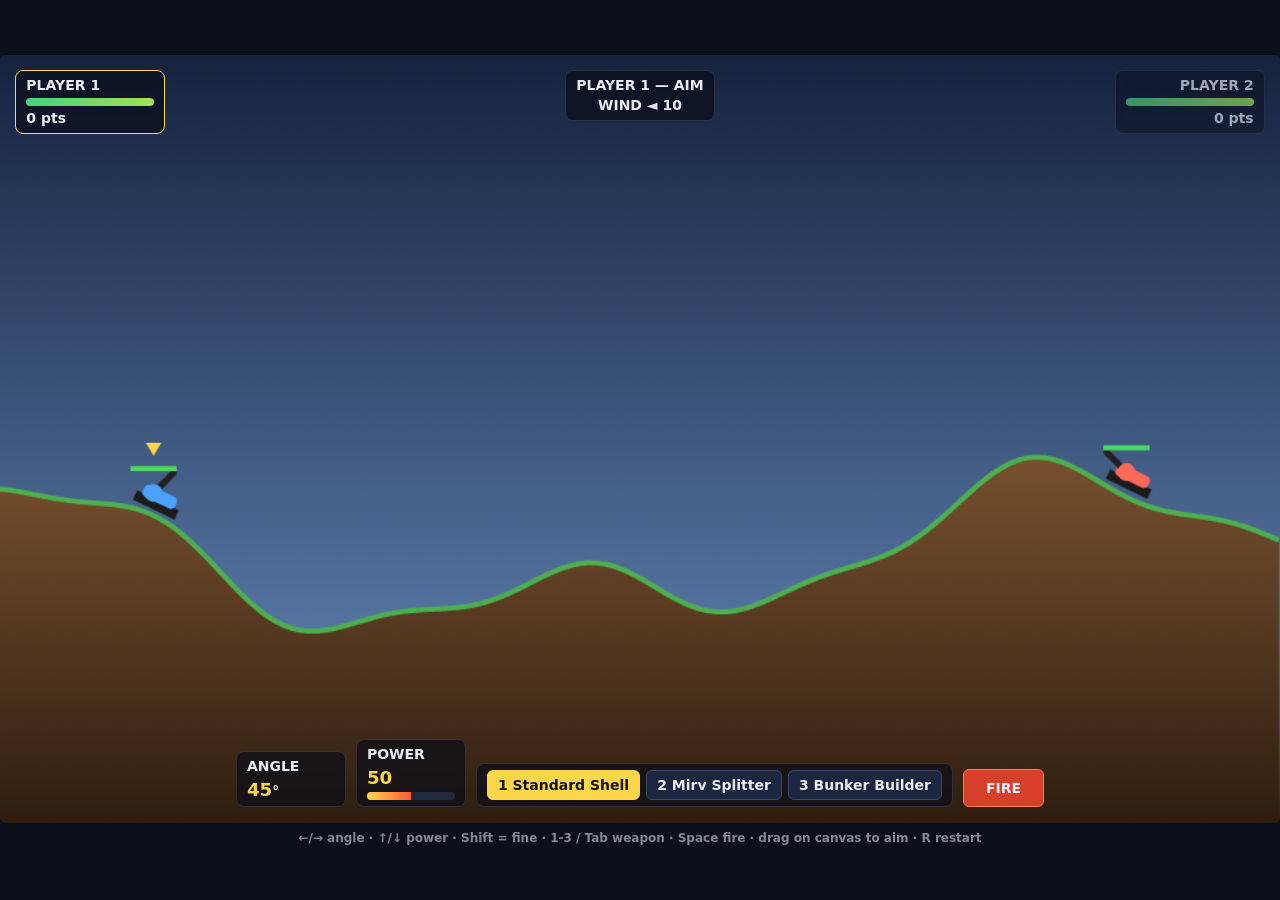
<file: pocket tanks/index.html>
<!DOCTYPE html>
<html lang="en">
<head>
  <meta charset="utf-8">
  <meta name="viewport" content="width=device-width, initial-scale=1">
  <title>Pocket Tanks</title>
  <link rel="stylesheet" href="css/style.css">
</head>
<body>
  <div id="stage">
    <canvas id="game" width="1000" height="600"></canvas>
    <div id="hud">
      <div class="top">
        <div class="panel" id="p1"><b>PLAYER 1</b><div class="hp"><i></i></div><span class="score">0 pts</span></div>
        <div class="center"><div id="turn"></div><div id="wind"></div></div>
        <div class="panel right" id="p2"><b>PLAYER 2</b><div class="hp"><i></i></div><span class="score">0 pts</span></div>
      </div>
      <div class="bottom">
        <div class="stat"><span>ANGLE</span><div><b id="angle">45</b>&deg;</div></div>
        <div class="stat"><span>POWER</span><div><b id="power">50</b></div><div class="bar"><i id="powerBar"></i></div></div>
        <div class="weapons" id="weapons"></div>
        <button id="fire">FIRE</button>
      </div>
      <div id="banner" hidden></div>
    </div>
  </div>
  <p class="help">&larr;/&rarr; angle &middot; &uarr;/&darr; power &middot; Shift = fine &middot; 1-3 / Tab weapon &middot; Space fire &middot; drag on canvas to aim &middot; R restart</p>
  <script type="module" src="js/main.js"></script>
</body>
</html>
</file>
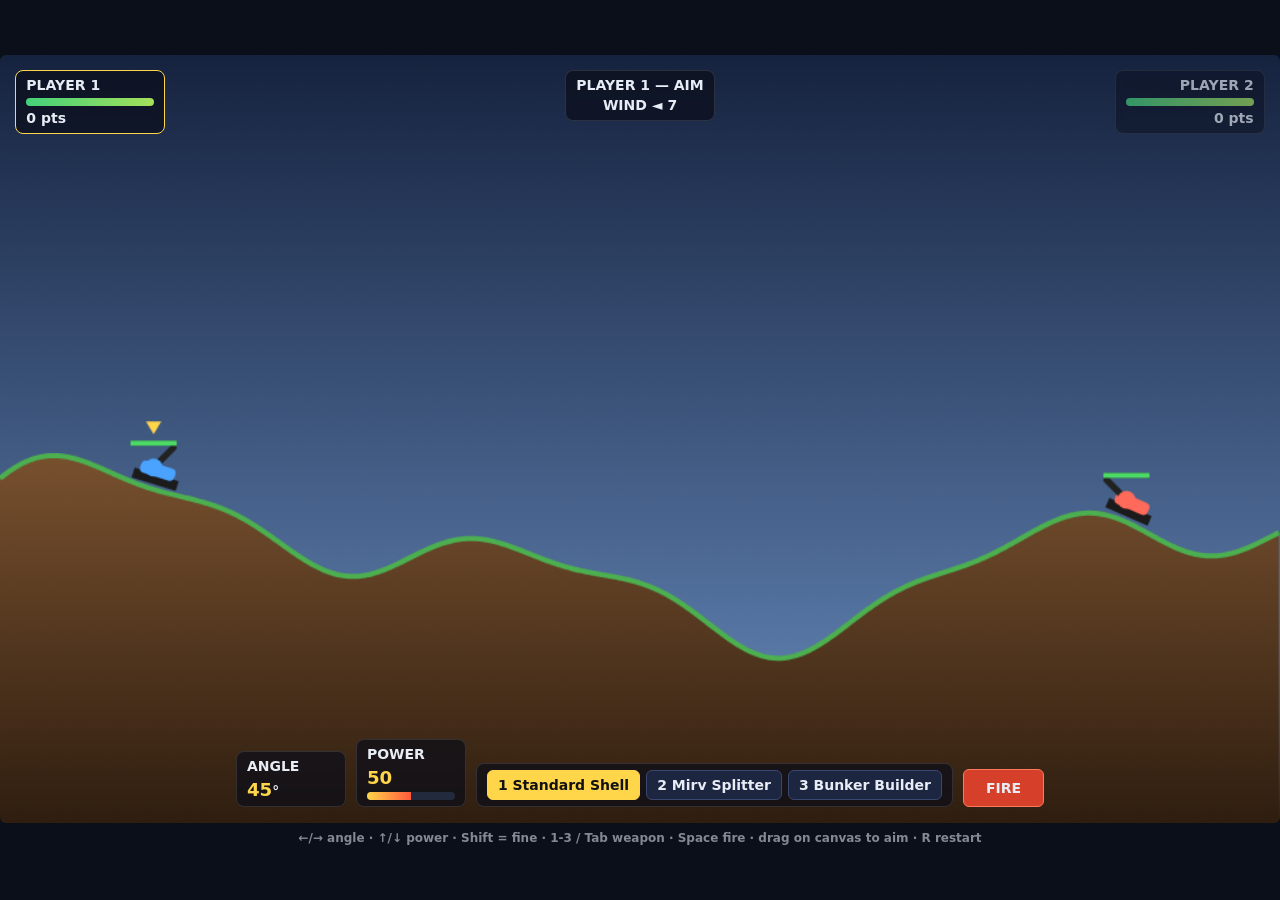
<file: pocket tanks/play.html>
<!DOCTYPE html>
<html lang="en">
<head>
  <meta charset="utf-8">
  <meta name="viewport" content="width=device-width, initial-scale=1">
  <title>Pocket Tanks</title>
  <style>
*,*::before,*::after{box-sizing:border-box;margin:0;padding:0}
html,body{height:100%;background:#0b0f19;color:#e8ecf5;font:600 14px/1.2 system-ui,sans-serif}
body{display:flex;flex-direction:column;align-items:center;justify-content:center;gap:8px}
#stage{position:relative;width:min(100vw,calc((100vh - 30px) * 5 / 3));aspect-ratio:5/3}
canvas{width:100%;height:100%;display:block;touch-action:none;border-radius:6px}
#hud{position:absolute;inset:0;pointer-events:none;display:flex;flex-direction:column;justify-content:space-between;padding:1.2%}
.top,.bottom{display:flex;align-items:flex-start;justify-content:space-between;gap:10px}
.bottom{align-items:flex-end;justify-content:center;flex-wrap:wrap}
.panel,.stat,.weapons,.center{background:rgba(10,14,25,.7);backdrop-filter:blur(4px);border:1px solid rgba(255,255,255,.12);border-radius:8px;padding:6px 10px}
.panel{min-width:150px;display:grid;gap:4px;opacity:.65}
.panel.active{opacity:1;border-color:#ffd54a}
.panel.right{text-align:right}
.hp,.bar{height:8px;background:#222a3d;border-radius:4px;overflow:hidden}
.hp i,.bar i{display:block;height:100%;background:linear-gradient(90deg,#43d17a,#a4e05a);width:100%}
.bar i{background:linear-gradient(90deg,#ffd54a,#ff5a3c)}
.stat{min-width:110px;display:grid;gap:4px}
.stat b{font-size:1.3em;color:#ffd54a}
.center{text-align:center;display:grid;gap:3px}
.weapons{display:flex;gap:6px;pointer-events:auto}
button{pointer-events:auto;font:inherit;color:inherit;background:#1d2640;border:1px solid #3a4770;border-radius:6px;padding:6px 10px;cursor:pointer}
button.on{background:#ffd54a;color:#111;border-color:#ffd54a}
#fire{background:#d6402b;border-color:#ff7a5c;padding:10px 22px;font-weight:800}
#banner{position:absolute;inset:0;margin:auto;width:fit-content;height:fit-content;padding:20px 32px;font-size:1.6em;text-align:center;background:rgba(0,0,0,.8);border:2px solid #ffd54a;border-radius:12px;pointer-events:auto;cursor:pointer}
#banner[hidden]{display:none}
.help{font-size:12px;opacity:.55;text-align:center;padding:0 8px}

</style>
</head>
<body>
  <div id="stage">
    <canvas id="game" width="1000" height="600"></canvas>
    <div id="hud">
      <div class="top">
        <div class="panel" id="p1"><b>PLAYER 1</b><div class="hp"><i></i></div><span class="score">0 pts</span></div>
        <div class="center"><div id="turn"></div><div id="wind"></div></div>
        <div class="panel right" id="p2"><b>PLAYER 2</b><div class="hp"><i></i></div><span class="score">0 pts</span></div>
      </div>
      <div class="bottom">
        <div class="stat"><span>ANGLE</span><div><b id="angle">45</b>&deg;</div></div>
        <div class="stat"><span>POWER</span><div><b id="power">50</b></div><div class="bar"><i id="powerBar"></i></div></div>
        <div class="weapons" id="weapons"></div>
        <button id="fire">FIRE</button>
      </div>
      <div id="banner" hidden></div>
    </div>
  </div>
  <p class="help">&larr;/&rarr; angle &middot; &uarr;/&darr; power &middot; Shift = fine &middot; 1-3 / Tab weapon &middot; Space fire &middot; drag on canvas to aim &middot; R restart</p>
  <script>
(() => {
"use strict";
// ---- environment/Terrain ----
/** Destructible terrain stored as a 1D heightmap (value = surface Y, larger = lower). */
class Terrain {
  constructor(width, height) {
    this.width = width;
    this.height = height;
    this.heights = new Float32Array(width);
    this.layer = document.createElement('canvas');
    this.layer.width = width;
    this.layer.height = height;
    this.lctx = this.layer.getContext('2d');
    this.dirty = true;
  }

  generate() {
    const ph = [0, 1, 2].map(() => Math.random() * Math.PI * 2);
    for (let x = 0; x < this.width; x++) {
      const t = (x / this.width) * Math.PI * 2;
      this.heights[x] = this.height * 0.65 + Math.sin(t + ph[0]) * 45 + Math.sin(t * 2.7 + ph[1]) * 28 + Math.sin(t * 6 + ph[2]) * 9;
    }
    this.dirty = true;
  }

  heightAt(x) {
    return this.heights[Math.max(0, Math.min(this.width - 1, Math.floor(x)))];
  }

  isSolid(x, y) {
    return y >= this.heightAt(x);
  }

  /** Remove a circular crater; columns whose surface is above the blast collapse by the removed chord. */
  carveExplosion(cx, cy, r) {
    const x0 = Math.max(0, Math.floor(cx - r)), x1 = Math.min(this.width - 1, Math.ceil(cx + r));
    for (let x = x0; x <= x1; x++) {
      const h = Math.sqrt(Math.max(0, r * r - (x - cx) ** 2));
      if (h === 0) continue;
      const top = cy - h, bottom = cy + h, s = this.heights[x];
      if (s >= bottom) continue;                       // blast is in open air above ground
      this.heights[x] = Math.min(this.height, s >= top ? bottom : s + 2 * h);
    }
    this.dirty = true;
  }

  /** Add a circular mound of dirt (Bunker Builder). */
  addMound(cx, cy, r) {
    const x0 = Math.max(0, Math.floor(cx - r)), x1 = Math.min(this.width - 1, Math.ceil(cx + r));
    for (let x = x0; x <= x1; x++) {
      const h = Math.sqrt(Math.max(0, r * r - (x - cx) ** 2));
      if (h === 0) continue;
      this.heights[x] = Math.max(0, Math.min(this.heights[x], cy - h));
    }
    this.dirty = true;
  }

  draw(ctx) {
    if (this.dirty) {
      const c = this.lctx;
      c.clearRect(0, 0, this.width, this.height);
      const g = c.createLinearGradient(0, this.height * 0.4, 0, this.height);
      g.addColorStop(0, '#8a5d36');
      g.addColorStop(1, '#2f1e10');
      c.fillStyle = g;
      c.beginPath();
      c.moveTo(0, this.height);
      for (let x = 0; x < this.width; x++) c.lineTo(x, this.heights[x]);
      c.lineTo(this.width, this.height);
      c.fill();
      c.strokeStyle = '#4caf50';
      c.lineWidth = 4;
      c.beginPath();
      for (let x = 0; x < this.width; x++) x ? c.lineTo(x, this.heights[x]) : c.moveTo(x, this.heights[x]);
      c.stroke();
      this.dirty = false;
    }
    ctx.drawImage(this.layer, 0, 0);
  }
}

// ---- engine/Physics ----
/** Explicit vector physics: gravity, wind force, swept terrain/tank collision. */
class Physics {
  constructor({ gravity = 0.15, windScale = 0.0025, maxStep = 2 } = {}) {
    this.gravity = gravity;
    this.windScale = windScale;
    this.maxStep = maxStep;
  }

  /** Advance one frame. Returns null, or {type:'terrain'|'tank'|'out', tank?}. */
  step(p, wind, terrain, tanks) {
    p.vx += wind * this.windScale * p.windFactor;
    p.vy += this.gravity;
    const n = Math.max(1, Math.ceil(Math.hypot(p.vx, p.vy) / this.maxStep)); // sub-steps stop tunnelling
    const sx = p.vx / n, sy = p.vy / n;
    for (let i = 0; i < n; i++) {
      p.x += sx;
      p.y += sy;
      if (p.x < 0 || p.x >= terrain.width || p.y >= terrain.height) return { type: 'out' };
      if (terrain.isSolid(p.x, p.y)) return { type: 'terrain' };
      for (const t of tanks) {
        if (t.alive && (t !== p.owner || p.age > 20) && t.contains(p.x, p.y)) return { type: 'tank', tank: t };
      }
    }
    return null;
  }

  /** Linear-falloff blast damage. Returns [{tank, damage}]. */
  static radialDamage(tanks, x, y, radius, maxDamage) {
    const out = [];
    for (const t of tanks) {
      if (!t.alive) continue;
      const reach = radius + 14;
      const d = Math.hypot(t.x - x, t.y - 10 - y);
      if (d < reach) out.push({ tank: t, damage: Math.round(maxDamage * (1 - d / reach)) });
    }
    return out;
  }
}

// ---- engine/InputHandler ----
/** Captures keyboard + pointer input. Held keys are polled; discrete presses are dispatched. */
class InputHandler {
  constructor(canvas) {
    this.canvas = canvas;
    this.down = new Set();
    this.handlers = new Map();
    this.pointer = { down: false, x: 0, y: 0 };
    const block = new Set(['ArrowLeft', 'ArrowRight', 'ArrowUp', 'ArrowDown', 'Space', 'Tab']);

    addEventListener('keydown', (e) => {
      if (block.has(e.code)) e.preventDefault();
      if (e.repeat) return;
      this.down.add(e.code);
      (this.handlers.get(e.code) || []).forEach((fn) => fn(e));
    });
    addEventListener('keyup', (e) => this.down.delete(e.code));
    addEventListener('blur', () => this.down.clear());

    canvas.addEventListener('pointerdown', (e) => { this.pointer.down = true; this.#move(e); canvas.setPointerCapture(e.pointerId); });
    canvas.addEventListener('pointermove', (e) => this.pointer.down && this.#move(e));
    canvas.addEventListener('pointerup', () => (this.pointer.down = false));
    canvas.addEventListener('pointercancel', () => (this.pointer.down = false));
  }

  #move(e) { // client coords -> logical canvas coords
    const r = this.canvas.getBoundingClientRect();
    this.pointer.x = ((e.clientX - r.left) / r.width) * this.canvas.width;
    this.pointer.y = ((e.clientY - r.top) / r.height) * this.canvas.height;
  }

  isDown(code) { return this.down.has(code); }

  onPress(codes, fn) {
    for (const c of [].concat(codes)) {
      if (!this.handlers.has(c)) this.handlers.set(c, []);
      this.handlers.get(c).push(fn);
    }
  }
}

// ---- engine/GameContext ----
const STATE = Object.freeze({ AIMING: 'AIMING', FLYING: 'FLYING', SETTLING: 'SETTLING', GAME_OVER: 'GAME_OVER' });

/** Global game state: turn order, scores, wind, state machine. */
class GameContext {
  constructor() {
    this.tanks = [];
    this.projectiles = [];
    this.reset();
  }

  reset() {
    this.state = STATE.AIMING;
    this.current = 0;
    this.scores = [0, 0];
    this.wind = Math.random() * 20 - 10;
    this.winner = null;
    this.projectiles.length = 0;
  }

  get activeTank() { return this.tanks[this.current]; }

  addScore(index, points) { this.scores[index] += points; }

  nextTurn() {
    this.current = 1 - this.current;
    this.wind = Math.max(-10, Math.min(10, this.wind + (Math.random() * 6 - 3)));
    this.state = STATE.AIMING;
  }

  endMatch() {
    const alive = this.tanks.filter((t) => t.alive);
    this.winner = alive.length === 1 ? alive[0] : null; // null = draw
    this.state = STATE.GAME_OVER;
  }
}

// ---- entities/Tank ----
class Tank {
  constructor({ index, x, color, angle }) {
    this.index = index;
    this.x = x;
    this.y = 0;
    this.color = color;
    this.angle = angle;      // 0 = right, 90 = up, 180 = left
    this.power = 50;
    this.weaponKey = 'standard';
    this.hp = 100;
    this.alive = true;
    this.vy = 0;
    this.grounded = false;
    this.tilt = 0;
  }

  groundY(t) { return Math.min(t.heightAt(this.x - 12), t.heightAt(this.x), t.heightAt(this.x + 12)); }

  snapTo(t) { this.y = this.groundY(t); this.vy = 0; this.grounded = true; }

  /** Gravity-driven settle: tanks fall smoothly when terrain is carved away beneath them. */
  update(t) {
    const g = this.groundY(t);
    this.tilt = Math.atan2(t.heightAt(this.x + 14) - t.heightAt(this.x - 14), 28);
    if (this.y < g - 0.01) {
      this.vy = Math.min(this.vy + 0.25, 7);
      this.y = Math.min(g, this.y + this.vy);
      this.grounded = this.y >= g - 0.01;
    } else {
      this.y = g; // also lifts the tank if terrain was added around it
      this.vy = 0;
      this.grounded = true;
    }
  }

  adjust(dAngle, dPower) {
    this.angle = Math.max(0, Math.min(180, this.angle + dAngle));
    this.power = Math.max(5, Math.min(100, this.power + dPower));
  }

  muzzle() {
    const a = (this.angle * Math.PI) / 180;
    return { x: this.x + Math.cos(a) * 22, y: this.y - 14 - Math.sin(a) * 22 };
  }

  contains(px, py) { return Math.abs(px - this.x) <= 18 && py >= this.y - 22 && py <= this.y + 2; }

  takeDamage(d) {
    this.hp = Math.max(0, this.hp - d);
    if (this.hp === 0) this.alive = false;
  }

  draw(ctx, active, time) {
    if (!this.alive) return;
    ctx.save();
    ctx.translate(this.x, this.y);
    ctx.rotate(this.tilt);
    ctx.fillStyle = '#1b1b1b';
    ctx.fillRect(-18, -8, 36, 8);                       // tracks
    ctx.fillStyle = this.color;
    ctx.beginPath();
    ctx.roundRect(-14, -16, 28, 10, 4);                 // hull
    ctx.fill();
    ctx.restore();

    const a = (this.angle * Math.PI) / 180, px = this.x, py = this.y - 13;
    ctx.strokeStyle = '#222';
    ctx.lineWidth = 5;
    ctx.lineCap = 'round';
    ctx.beginPath();
    ctx.moveTo(px, py);
    ctx.lineTo(px + Math.cos(a) * 22, py - Math.sin(a) * 22);
    ctx.stroke();
    ctx.fillStyle = this.color;
    ctx.beginPath();
    ctx.arc(px, py, 7, 0, Math.PI * 2);
    ctx.fill();

    ctx.fillStyle = '#0008';
    ctx.fillRect(this.x - 18, this.y - 34, 36, 4);
    ctx.fillStyle = this.hp > 40 ? '#4cd964' : '#ff5a3c';
    ctx.fillRect(this.x - 18, this.y - 34, 36 * (this.hp / 100), 4);

    if (active) {
      const b = Math.sin(time / 8) * 3;
      ctx.fillStyle = '#ffd54a';
      ctx.beginPath();
      ctx.moveTo(this.x, this.y - 42 + b);
      ctx.lineTo(this.x - 6, this.y - 52 + b);
      ctx.lineTo(this.x + 6, this.y - 52 + b);
      ctx.fill();
    }
  }
}

// ---- entities/Particle ----
const FIRE = ['#fff3a0', '#ffd54a', '#ff9a2e', '#ff5a3c'];
const rnd = (a, b) => a + Math.random() * (b - a);

class Particle {
  constructor(o) {
    Object.assign(this, { gravity: 0.05, drag: 0.95, size: 3, color: '#fff', ...o });
    this.maxLife = this.life;
  }
  update() {
    this.vx *= this.drag;
    this.vy = this.vy * this.drag + this.gravity;
    this.x += this.vx;
    this.y += this.vy;
    this.life--;
  }
  draw(ctx) {
    ctx.globalAlpha = Math.max(0, this.life / this.maxLife);
    ctx.fillStyle = this.color;
    ctx.beginPath();
    ctx.arc(this.x, this.y, this.size, 0, Math.PI * 2);
    ctx.fill();
  }
}

class ParticleSystem {
  constructor(max = 700) { this.list = []; this.max = max; }

  emit(o) { if (this.list.length < this.max) this.list.push(new Particle(o)); }

  explosion(x, y, r) {
    for (let i = 0; i < r * 1.2; i++) {
      const a = rnd(0, Math.PI * 2), s = rnd(0.5, r * 0.12);
      this.emit({ x, y, vx: Math.cos(a) * s, vy: Math.sin(a) * s - 0.5, life: rnd(20, 45), size: rnd(2, 6), color: FIRE[(Math.random() * 4) | 0] });
    }
    for (let i = 0; i < r * 0.4; i++) {
      this.emit({ x, y, vx: rnd(-1.5, 1.5), vy: rnd(-2, -0.3), life: rnd(40, 70), size: rnd(4, 9), color: '#555', gravity: -0.02, drag: 0.97 });
    }
  }

  dust(x, y, r) {
    for (let i = 0; i < r; i++) {
      this.emit({ x: x + rnd(-r, r), y: y + rnd(-r / 2, r / 2), vx: rnd(-1, 1), vy: rnd(-1.5, 0), life: rnd(25, 50), size: rnd(2, 5), color: '#b08a5c' });
    }
  }

  puff(x, y) {
    for (let i = 0; i < 10; i++) this.emit({ x, y, vx: rnd(-1, 1), vy: rnd(-1, 1), life: 20, size: 3, color: '#ddd', gravity: 0 });
  }

  update() {
    this.list.forEach((p) => p.update());
    this.list = this.list.filter((p) => p.life > 0);
  }

  draw(ctx) {
    this.list.forEach((p) => p.draw(ctx));
    ctx.globalAlpha = 1;
  }

  clear() { this.list.length = 0; }
}

// ---- entities/Projectile ----
/** Projectile base class + weapon sub-behaviours + factory. */
class Projectile {
  constructor({ x, y, vx, vy, owner, radius = 4, color = '#fff' }) {
    Object.assign(this, { x, y, vx, vy, owner, radius, color });
    this.windFactor = 1;
    this.age = 0;
    this.dead = false;
    this.trail = [];
  }

  update(world) {
    this.age++;
    const prevVy = this.vy;
    const hit = world.physics.step(this, world.game.wind, world.terrain, world.game.tanks);
    this.trail.push(this.x, this.y);
    if (this.trail.length > 24) this.trail.splice(0, 2);
    if (hit) {
      this.dead = true;
      if (hit.type !== 'out') this.onImpact(world, hit);
    } else {
      this.onMove(world, prevVy);
    }
  }

  onMove() {}
  onImpact() {}

  draw(ctx) {
    ctx.strokeStyle = 'rgba(255,255,255,.35)';
    ctx.lineWidth = 2;
    ctx.beginPath();
    for (let i = 0; i < this.trail.length; i += 2) i ? ctx.lineTo(this.trail[i], this.trail[i + 1]) : ctx.moveTo(this.trail[i], this.trail[i + 1]);
    ctx.stroke();
    ctx.fillStyle = this.color;
    ctx.beginPath();
    ctx.arc(this.x, this.y, this.radius, 0, Math.PI * 2);
    ctx.fill();
  }
}

class StandardShell extends Projectile {
  constructor(o) { super({ color: '#ffe066', ...o }); }
  onImpact(world) { world.explode(this.x, this.y, 34, 35, this.owner); }
}

class MirvBomblet extends Projectile {
  constructor(o) { super({ radius: 3, color: '#ff9a2e', ...o }); }
  onImpact(world) { world.explode(this.x, this.y, 24, 20, this.owner); }
}

class MirvSplitter extends Projectile {
  constructor(o) { super({ radius: 5, color: '#ff6ec7', ...o }); this.split = false; }

  onMove(world, prevVy) {
    if (!this.split && prevVy < 0 && this.vy >= 0) {      // apex of the arc
      this.split = true;
      this.dead = true;
      world.particles.puff(this.x, this.y);
      for (let i = -1; i <= 1; i++) {
        world.game.projectiles.push(new MirvBomblet({ x: this.x, y: this.y, vx: this.vx + i * 1.4, vy: this.vy, owner: this.owner }));
      }
    }
  }

  onImpact(world) { world.explode(this.x, this.y, 26, 25, this.owner); } // never reached apex
}

class BunkerBuilder extends Projectile {
  constructor(o) { super({ radius: 5, color: '#8bd3ff', ...o }); }
  onImpact(world) {
    world.terrain.addMound(this.x, this.y, 40);
    world.particles.dust(this.x, this.y, 30);
  }
}

const WEAPONS = {
  standard: { name: 'Standard Shell', ctor: StandardShell },
  mirv: { name: 'Mirv Splitter', ctor: MirvSplitter },
  bunker: { name: 'Bunker Builder', ctor: BunkerBuilder },
};
const WEAPON_ORDER = Object.keys(WEAPONS);

function createProjectile(key, tank) {
  const m = tank.muzzle(), a = (tank.angle * Math.PI) / 180, speed = tank.power * 0.12;
  return new WEAPONS[key].ctor({ x: m.x, y: m.y, vx: Math.cos(a) * speed, vy: -Math.sin(a) * speed, owner: tank });
}

// ---- main ----







const W = 1000, H = 600;
const canvas = document.getElementById('game');
const ctx = canvas.getContext('2d');
const $ = (id) => document.getElementById(id);

const game = new GameContext();
const terrain = new Terrain(W, H);
const particles = new ParticleSystem();
const physics = new Physics();
const input = new InputHandler(canvas);
const world = { game, terrain, particles, physics, explode };
globalThis.__pocketTanks = { game, terrain }; // debug/test hook
let time = 0, settleTimer = 0, shake = 0;

/* ---------- HUD: DOM overlay, writes only when a value changes ---------- */
class Hud {
  constructor() {
    this.cache = {};
    this.panels = [$('p1'), $('p2')];
    this.buttons = WEAPON_ORDER.map((key, i) => {
      const b = document.createElement('button');
      b.textContent = `${i + 1} ${WEAPONS[key].name}`;
      b.onclick = () => selectWeapon(key);
      $('weapons').append(b);
      return b;
    });
  }
  set(k, v, apply) { if (this.cache[k] !== v) { this.cache[k] = v; apply(v); } }
  update() {
    const t = game.activeTank, over = game.state === STATE.GAME_OVER;
    this.set('angle', Math.round(t.angle), (v) => ($('angle').textContent = v));
    this.set('power', Math.round(t.power), (v) => { $('power').textContent = v; $('powerBar').style.width = v + '%'; });
    this.set('wind', Math.round(game.wind), (v) => ($('wind').textContent = `WIND ${v < 0 ? '◄' : '►'} ${Math.abs(v)}`));
    this.set('turn', `${game.state}|${game.current}`, () => {
      $('turn').textContent = game.state === STATE.AIMING ? `PLAYER ${game.current + 1} — AIM` : over ? 'MATCH OVER' : '…';
    });
    this.set('weapon', t.weaponKey, (k) => this.buttons.forEach((b, i) => b.classList.toggle('on', WEAPON_ORDER[i] === k)));
    game.tanks.forEach((tk, i) => {
      this.set('hp' + i, tk.hp, (v) => (this.panels[i].querySelector('.hp i').style.width = v + '%'));
      this.set('sc' + i, game.scores[i], (v) => (this.panels[i].querySelector('.score').textContent = v + ' pts'));
      this.set('act' + i, game.current === i && !over, (v) => this.panels[i].classList.toggle('active', v));
    });
    this.set('banner', over ? (game.winner ? game.winner.index : 'draw') : null, (v) => {
      $('banner').hidden = v === null;
      $('banner').innerHTML = v === null ? '' : `${v === 'draw' ? 'DRAW' : `PLAYER ${v + 1} WINS`}<br><small>click or press R to restart</small>`;
    });
  }
}
const hud = new Hud();

/* ---------- Actions ---------- */
function selectWeapon(key) { if (game.state === STATE.AIMING) game.activeTank.weaponKey = key; }

function cycleWeapon(e) {
  const i = WEAPON_ORDER.indexOf(game.activeTank.weaponKey), n = WEAPON_ORDER.length;
  selectWeapon(WEAPON_ORDER[(i + (e?.shiftKey ? -1 : 1) + n) % n]);
}

function fire() {
  if (game.state !== STATE.AIMING) return;
  const t = game.activeTank, m = t.muzzle();
  game.projectiles.push(createProjectile(t.weaponKey, t));
  particles.puff(m.x, m.y);
  game.state = STATE.FLYING;
}

function explode(x, y, r, dmg, owner) {
  terrain.carveExplosion(x, y, r);
  particles.explosion(x, y, r);
  shake = Math.max(shake, r * 0.25);
  for (const { tank, damage } of Physics.radialDamage(game.tanks, x, y, r, dmg)) {
    const wasAlive = tank.alive;
    tank.takeDamage(damage);
    if (tank !== owner) game.addScore(owner.index, damage);
    if (wasAlive && !tank.alive) particles.explosion(tank.x, tank.y - 10, 55);
  }
}

function newMatch() {
  terrain.generate();
  game.tanks = [
    new Tank({ index: 0, x: 120, color: '#4aa3ff', angle: 45 }),
    new Tank({ index: 1, x: W - 120, color: '#ff6a5a', angle: 135 }),
  ];
  game.reset();
  game.tanks.forEach((t) => t.snapTo(terrain));
  particles.clear();
}

input.onPress('Space', fire);
input.onPress('Enter', fire);
input.onPress('Tab', cycleWeapon);
input.onPress('KeyR', () => game.state === STATE.GAME_OVER && newMatch());
WEAPON_ORDER.forEach((k, i) => input.onPress('Digit' + (i + 1), () => selectWeapon(k)));
$('fire').onclick = fire;
$('banner').onclick = newMatch;

/* ---------- Simulation (fixed 60 Hz) ---------- */
function handleAim() {
  const t = game.activeTank, fine = input.isDown('ShiftLeft') || input.isDown('ShiftRight') ? 0.25 : 1;
  const dA = (input.isDown('ArrowLeft') ? 0.6 : 0) - (input.isDown('ArrowRight') ? 0.6 : 0);
  const dP = (input.isDown('ArrowUp') ? 0.5 : 0) - (input.isDown('ArrowDown') ? 0.5 : 0);
  if (dA || dP) t.adjust(dA * fine, dP * fine);

  if (input.pointer.down) {                              // drag-to-aim: direction = angle, distance = power
    const dx = input.pointer.x - t.x, dy = t.y - 13 - input.pointer.y;
    let ang = (Math.atan2(dy, dx) * 180) / Math.PI;
    if (ang < 0) ang = dx >= 0 ? 0 : 180;
    t.angle = ang;
    t.power = Math.max(5, Math.min(100, Math.hypot(dx, dy) / 1.8));
  }
}

function endTurn() {
  game.tanks.some((t) => !t.alive) ? game.endMatch() : game.nextTurn();
}

function update() {
  time++;
  shake *= 0.9;
  game.tanks.forEach((t) => t.update(terrain));
  particles.update();

  switch (game.state) {
    case STATE.AIMING: handleAim(); break;
    case STATE.FLYING:
      for (const p of [...game.projectiles]) p.update(world);
      game.projectiles = game.projectiles.filter((p) => !p.dead);
      if (!game.projectiles.length) { game.state = STATE.SETTLING; settleTimer = 0; }
      break;
    case STATE.SETTLING:
      if (++settleTimer > 45 && game.tanks.every((t) => t.grounded)) endTurn();
      break;
  }
}

/* ---------- Rendering ---------- */
const sky = ctx.createLinearGradient(0, 0, 0, H);
sky.addColorStop(0, '#16233f');
sky.addColorStop(1, '#6a8fc2');

function render() {
  ctx.fillStyle = sky;
  ctx.fillRect(0, 0, W, H);
  ctx.save();
  if (shake > 0.3) ctx.translate((Math.random() - 0.5) * shake, (Math.random() - 0.5) * shake);
  terrain.draw(ctx);
  game.tanks.forEach((t) => t.draw(ctx, game.state === STATE.AIMING && t === game.activeTank, time));
  game.projectiles.forEach((p) => p.draw(ctx));
  particles.draw(ctx);
  ctx.restore();
}

/* ---------- Loop ---------- */
const STEP = 1000 / 60;
let last = performance.now(), acc = 0;
function frame(now) {
  acc += Math.min(now - last, 100);
  last = now;
  while (acc >= STEP) { update(); acc -= STEP; }
  render();
  hud.update();
  requestAnimationFrame(frame);
}

newMatch();
requestAnimationFrame(frame);

})();
</script>
</body>
</html>
</file>
<file: pocket tanks/css/style.css>
*,
*::before,
*::after {
  box-sizing: border-box;
  margin: 0;
  padding: 0
}

html,
body {
  height: 100%;
  background: #0b0f19;
  color: #e8ecf5;
  font: 600 14px/1.2 system-ui, sans-serif
}

body {
  display: flex;
  flex-direction: column;
  align-items: center;
  justify-content: center;
  gap: 8px
}

#stage {
  position: relative;
  width: min(100vw, calc((100vh - 30px) * 5 / 3));
  aspect-ratio: 5/3
}

canvas {
  width: 100%;
  height: 100%;
  display: block;
  touch-action: none;
  border-radius: 6px
}

#hud {
  position: absolute;
  inset: 0;
  pointer-events: none;
  display: flex;
  flex-direction: column;
  justify-content: space-between;
  padding: 1.2%
}

.top,
.bottom {
  display: flex;
  align-items: flex-start;
  justify-content: space-between;
  gap: 10px
}

.bottom {
  align-items: flex-end;
  justify-content: center;
  flex-wrap: wrap
}

.panel,
.stat,
.weapons,
.center {
  background: rgba(10, 14, 25, .7);
  backdrop-filter: blur(4px);
  border: 1px solid rgba(255, 255, 255, .12);
  border-radius: 8px;
  padding: 6px 10px
}

.panel {
  min-width: 150px;
  display: grid;
  gap: 4px;
  opacity: .65
}

.panel.active {
  opacity: 1;
  border-color: #ffd54a
}

.panel.right {
  text-align: right
}

.hp,
.bar {
  height: 8px;
  background: #222a3d;
  border-radius: 4px;
  overflow: hidden
}

.hp i,
.bar i {
  display: block;
  height: 100%;
  background: linear-gradient(90deg, #43d17a, #a4e05a);
  width: 100%
}

.bar i {
  background: linear-gradient(90deg, #ffd54a, #ff5a3c)
}

.stat {
  min-width: 110px;
  display: grid;
  gap: 4px
}

.stat b {
  font-size: 1.3em;
  color: #ffd54a
}

.center {
  text-align: center;
  display: grid;
  gap: 3px
}

.weapons {
  display: flex;
  gap: 6px;
  pointer-events: auto
}

button {
  pointer-events: auto;
  font: inherit;
  color: inherit;
  background: #1d2640;
  border: 1px solid #3a4770;
  border-radius: 6px;
  padding: 6px 10px;
  cursor: pointer
}

button.on {
  background: #ffd54a;
  color: #111;
  border-color: #ffd54a
}

#fire {
  background: #d6402b;
  border-color: #ff7a5c;
  padding: 10px 22px;
  font-weight: 800
}

#banner {
  position: absolute;
  inset: 0;
  margin: auto;
  width: fit-content;
  height: fit-content;
  padding: 20px 32px;
  font-size: 1.6em;
  text-align: center;
  background: rgba(0, 0, 0, .8);
  border: 2px solid #ffd54a;
  border-radius: 12px;
  pointer-events: auto;
  cursor: pointer
}

#banner[hidden] {
  display: none
}

.help {
  font-size: 12px;
  opacity: .55;
  text-align: center;
  padding: 0 8px
}
</file>
